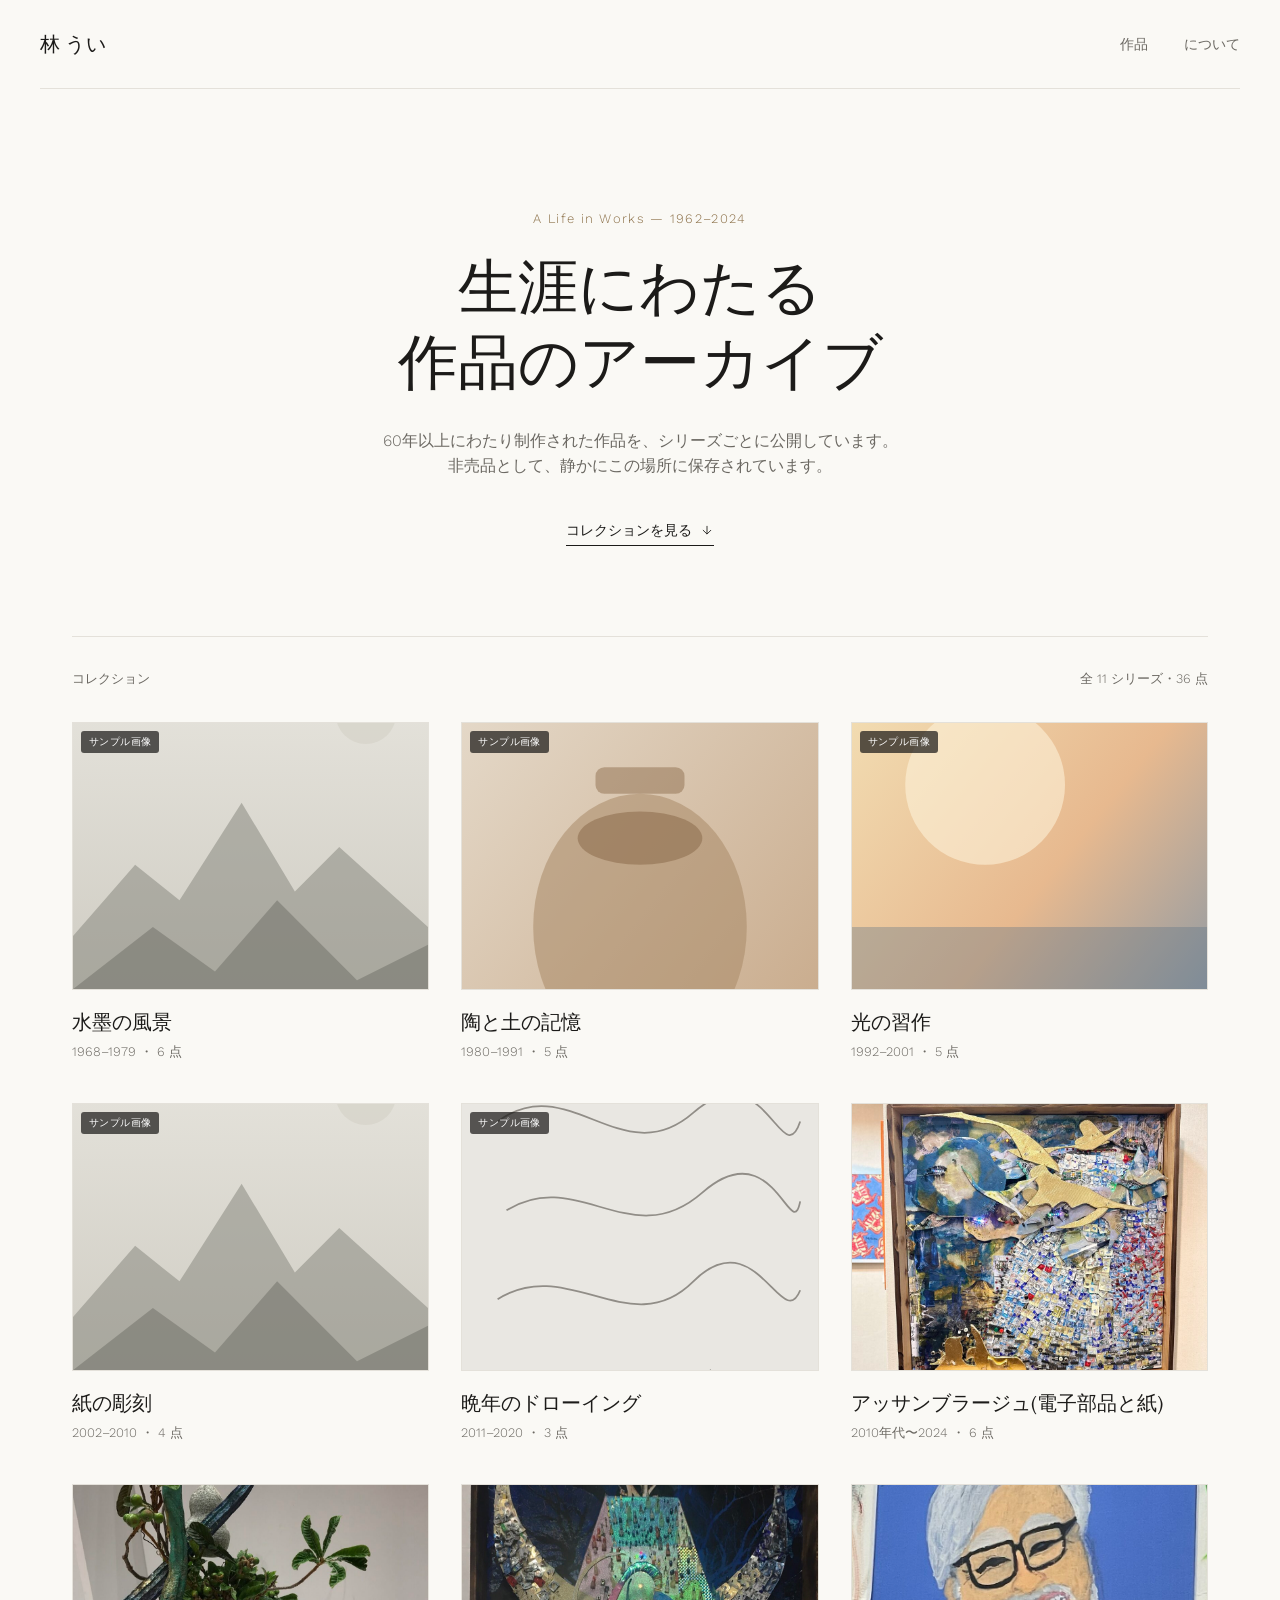
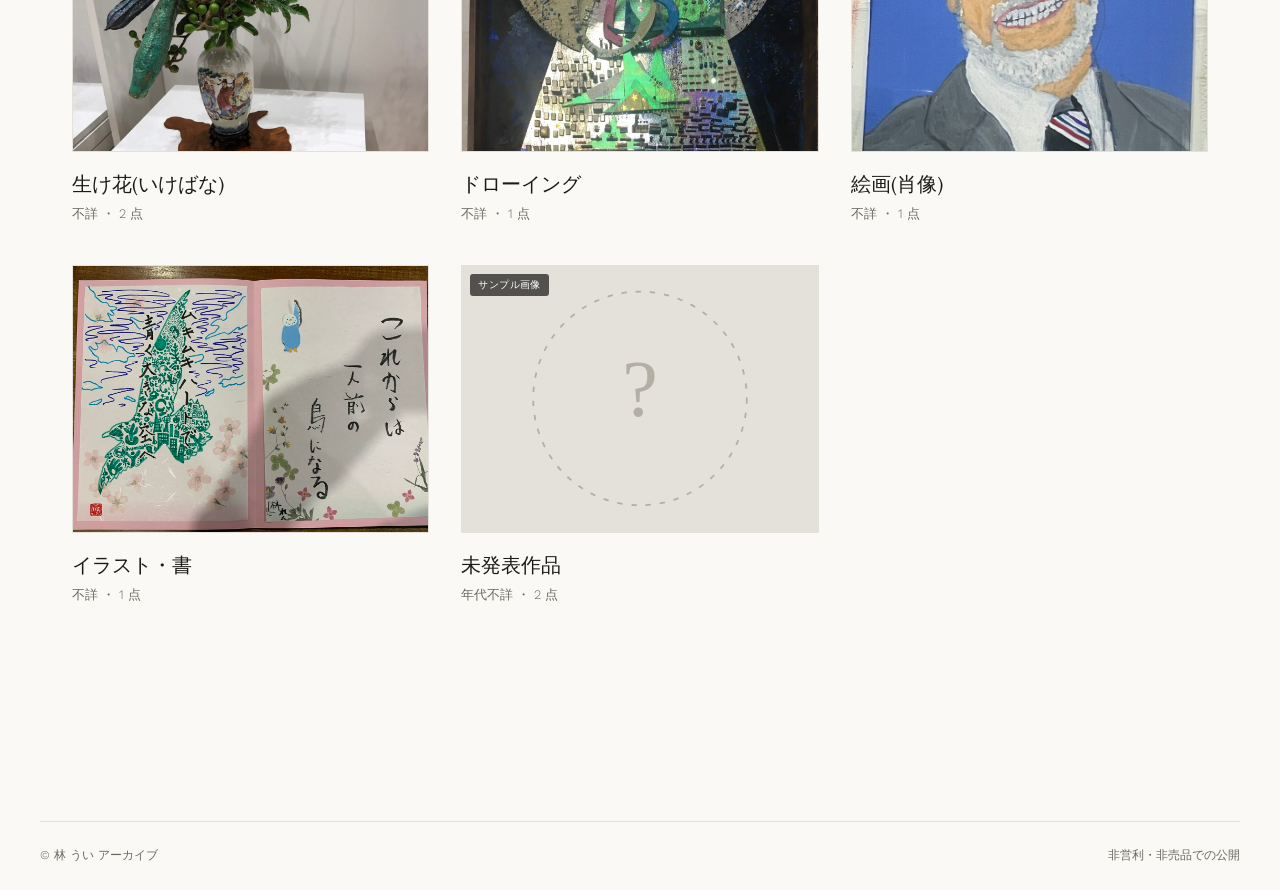
<file: index.html>
<!doctype html>
<html lang="ja">
<head>
<meta charset="utf-8">
<meta name="viewport" content="width=device-width, initial-scale=1, viewport-fit=cover">
<title>林うい アーカイブ</title>
<meta name="description" content="林ういが生涯にわたり制作した作品を、シリーズごとに公開するアーカイブサイト。非売品・非営利公開。">
<link rel="stylesheet" href="https://fonts.googleapis.com/css2?family=EB+Garamond:ital,wght@0,400;0,500;1,400&family=Work+Sans:wght@300;400;500&display=swap">
<link rel="stylesheet" href="css/style.css">
</head>
<body>

<header class="site-header wrap">
  <div class="logo" id="artist-name">&nbsp;</div>
  <nav>
    <a href="index.html">作品</a>
    <a href="about.html">について</a>
  </nav>
</header>

<main class="wrap">
  <section class="hero">
    <div class="eyebrow" id="artist-tagline">&nbsp;</div>
    <h1>生涯にわたる<br>作品のアーカイブ</h1>
    <p id="artist-intro">&nbsp;</p>
    <a href="#collections" class="text-link">
      コレクションを見る
      <svg width="14" height="14" viewBox="0 0 24 24" fill="none" stroke="currentColor" stroke-width="1.5" aria-hidden="true"><path d="M12 5v14M19 12l-7 7-7-7"/></svg>
    </a>
  </section>

  <section id="collections">
    <div class="section-head">
      <span>コレクション</span>
      <span id="collections-summary">&nbsp;</span>
    </div>
    <div class="collections-grid" id="collections-grid"></div>
  </section>
</main>

<footer class="site-footer wrap">
  <span id="footer-artist">&nbsp;</span>
  <span id="footer-note">&nbsp;</span>
</footer>

<script src="data/works.js"></script>
<script src="js/home.js"></script>
</body>
</html>
</file>
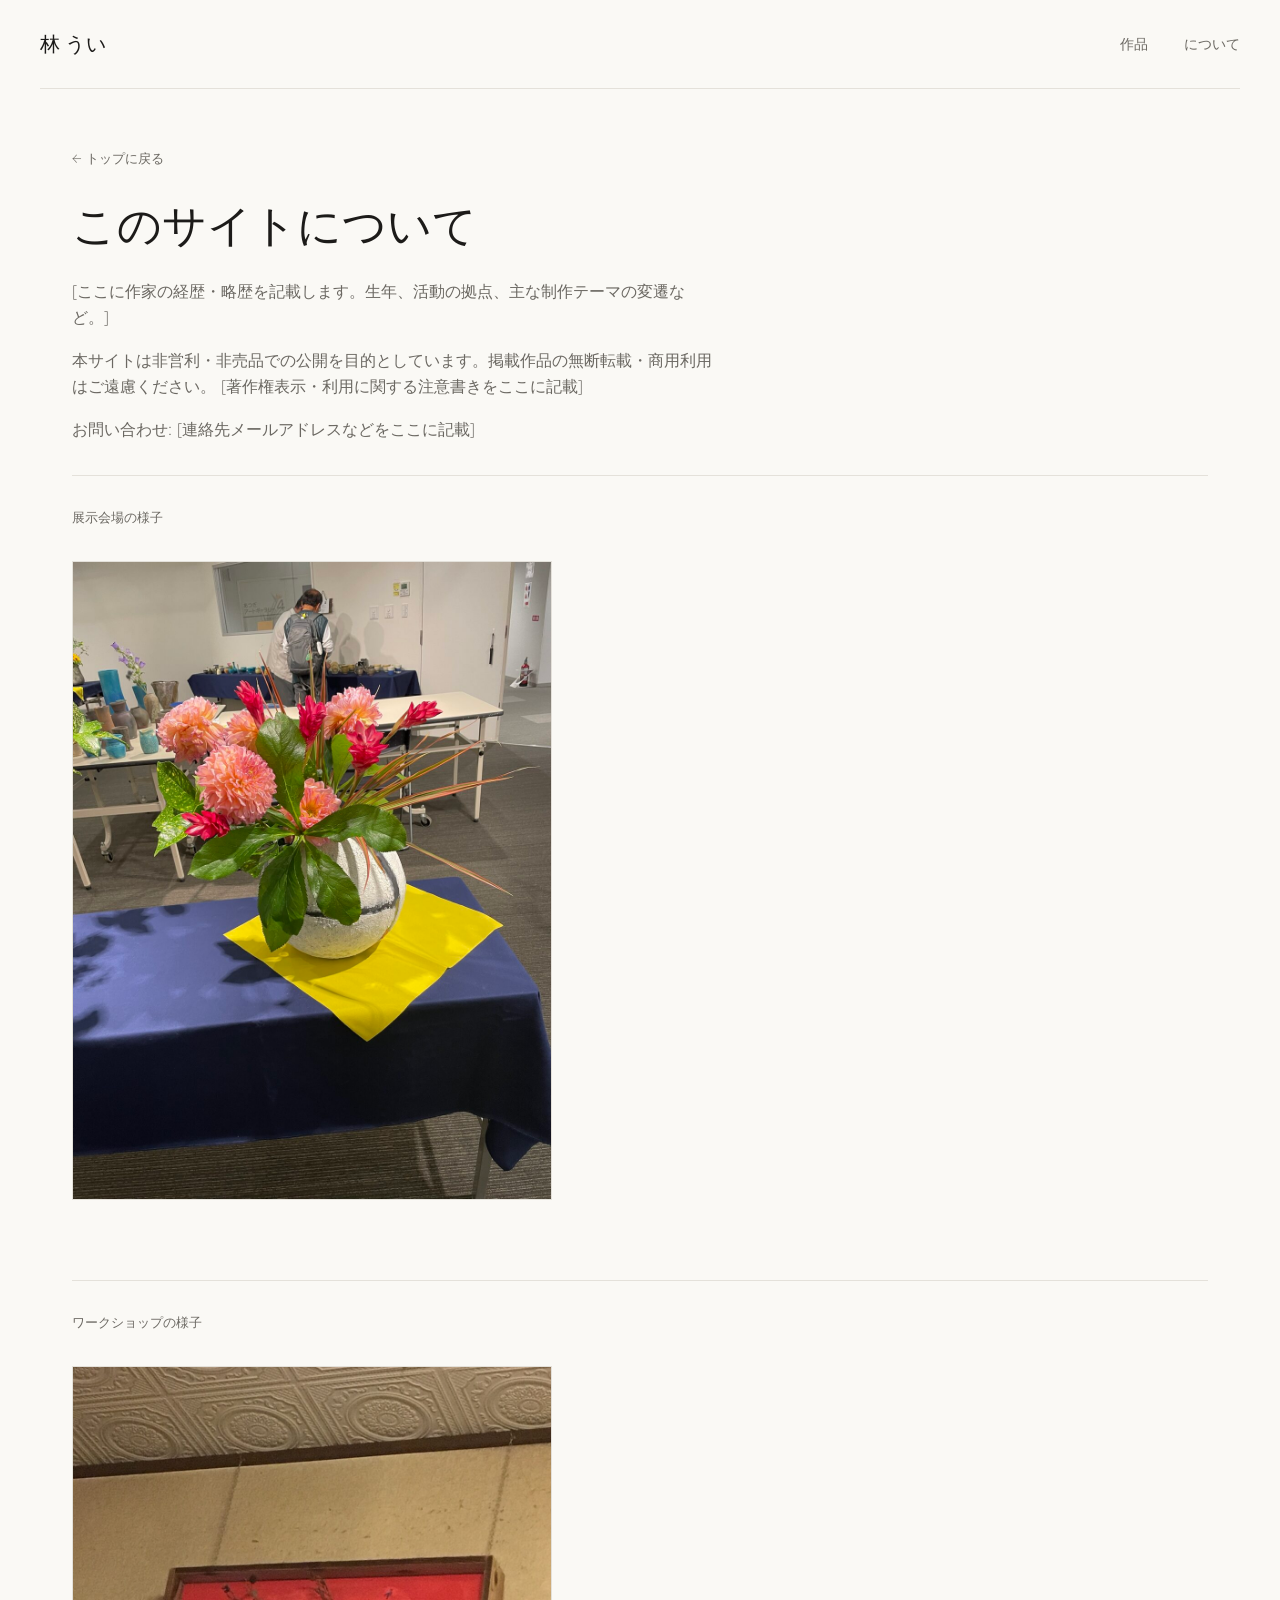
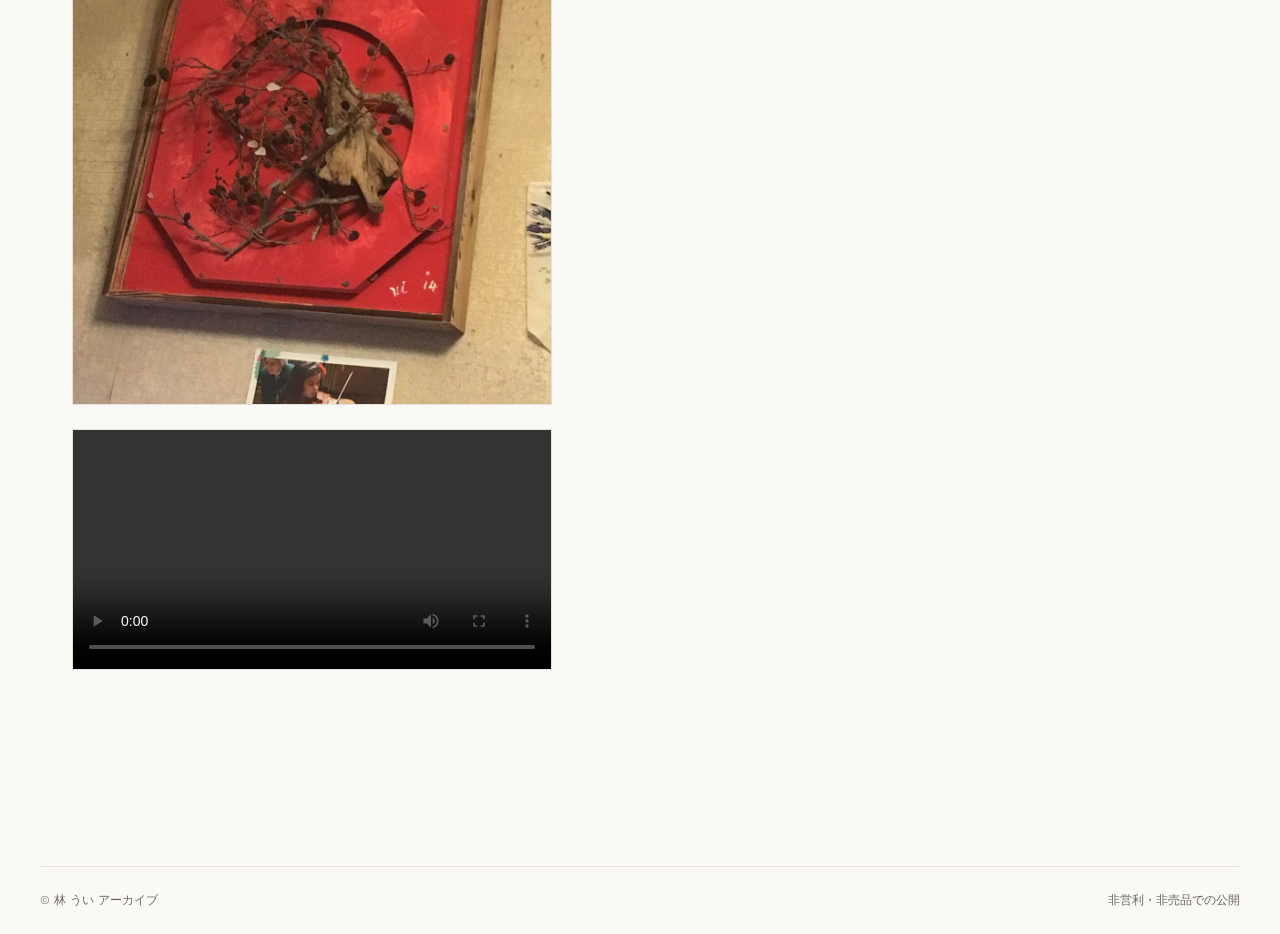
<file: about.html>
<!doctype html>
<html lang="ja">
<head>
<meta charset="utf-8">
<meta name="viewport" content="width=device-width, initial-scale=1, viewport-fit=cover">
<title>について | 林うい アーカイブ</title>
<link rel="stylesheet" href="https://fonts.googleapis.com/css2?family=EB+Garamond:ital,wght@0,400;0,500;1,400&family=Work+Sans:wght@300;400;500&display=swap">
<link rel="stylesheet" href="css/style.css">
</head>
<body>

<header class="site-header wrap">
  <div class="logo" id="artist-name">&nbsp;</div>
  <nav>
    <a href="index.html">作品</a>
    <a href="about.html">について</a>
  </nav>
</header>

<main class="wrap">
  <div class="series-head">
    <a href="index.html" class="back-link">← トップに戻る</a>
    <h1>このサイトについて</h1>
    <p class="desc">
      [ここに作家の経歴・略歴を記載します。生年、活動の拠点、主な制作テーマの変遷など。]
    </p>
    <p class="desc">
      本サイトは非営利・非売品での公開を目的としています。掲載作品の無断転載・商用利用はご遠慮ください。
      [著作権表示・利用に関する注意書きをここに記載]
    </p>
    <p class="desc">
      お問い合わせ: [連絡先メールアドレスなどをここに記載]
    </p>
  </div>

  <div style="padding: 0 0 80px;">
    <div class="section-head"><span>展示会場の様子</span></div>
    <img src="images/venue-flowers.jpg" alt="展示会場の花" style="width: 100%; max-width: 480px; border: 1px solid var(--line);">
  </div>

  <div style="padding: 0 0 100px;">
    <div class="section-head"><span>ワークショップの様子</span></div>
    <img src="images/workshop-kids.jpg" alt="ワークショップに参加する子どもたち" style="width: 100%; max-width: 480px; border: 1px solid var(--line); margin-bottom: 24px;">
    <video src="images/workshop-video.mp4" controls playsinline style="width: 100%; max-width: 480px; border: 1px solid var(--line); display: block;"></video>
  </div>
</main>

<footer class="site-footer wrap">
  <span id="footer-artist">&nbsp;</span>
  <span id="footer-note">&nbsp;</span>
</footer>

<script src="data/works.js"></script>
<script>
  document.getElementById("artist-name").textContent = window.SITE_DATA.artist.name;
  document.getElementById("footer-artist").textContent = "© " + window.SITE_DATA.artist.name + " アーカイブ";
  document.getElementById("footer-note").textContent = window.SITE_DATA.artist.footerNote;
</script>
</body>
</html>
</file>
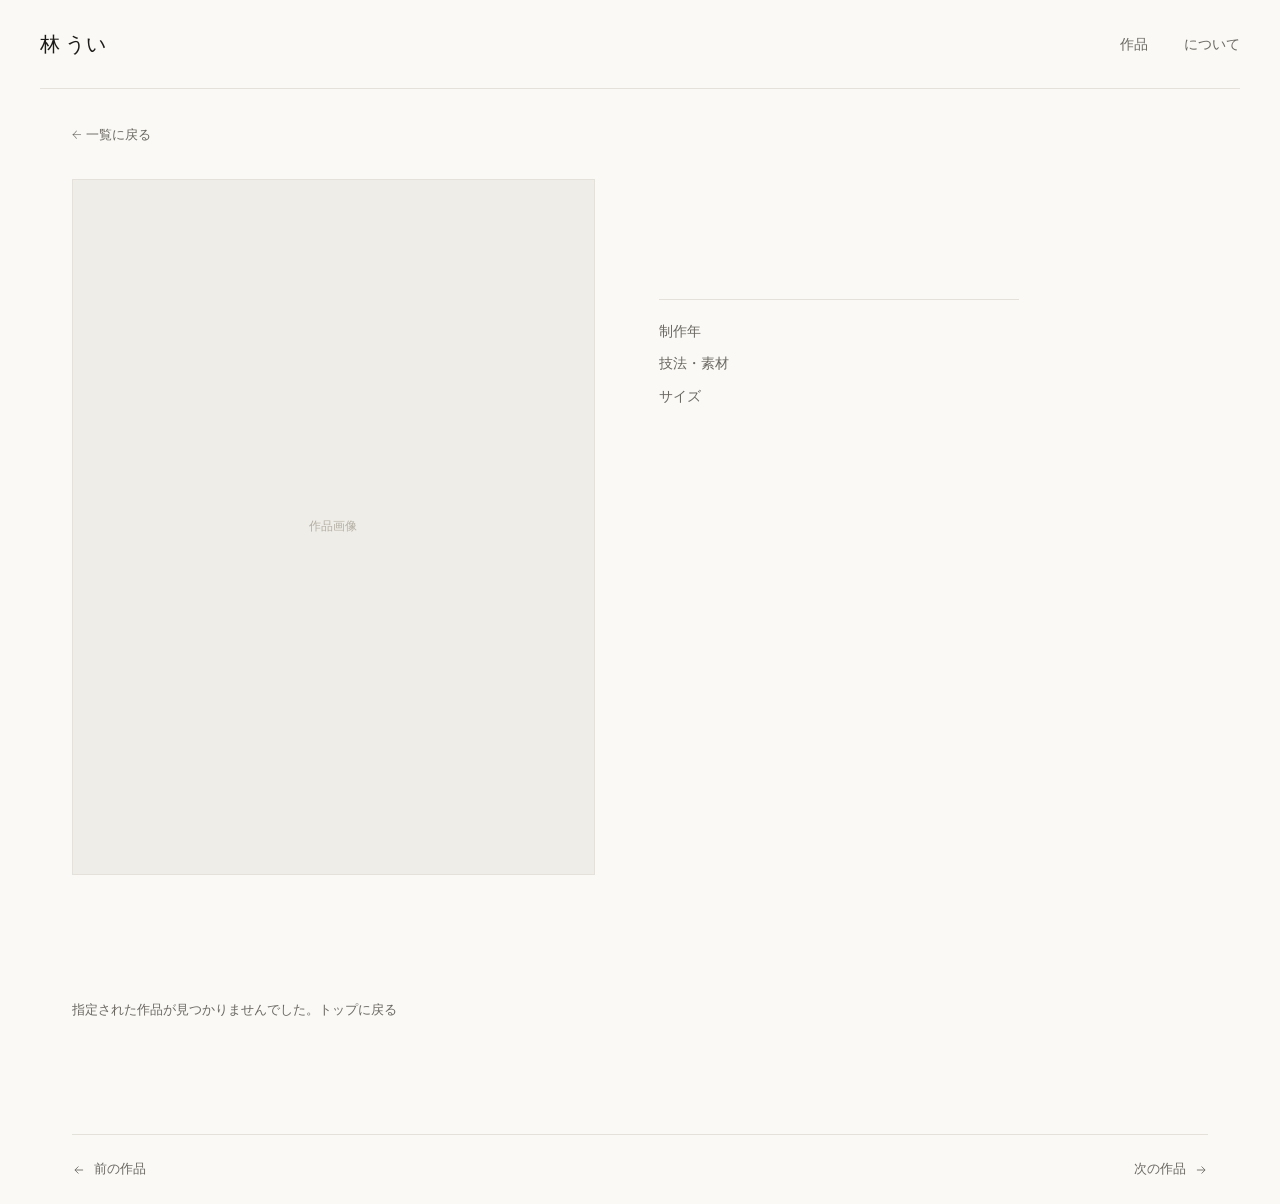
<file: artwork.html>
<!doctype html>
<html lang="ja">
<head>
<meta charset="utf-8">
<meta name="viewport" content="width=device-width, initial-scale=1, viewport-fit=cover">
<title>作品 | 林うい アーカイブ</title>
<link rel="stylesheet" href="https://fonts.googleapis.com/css2?family=EB+Garamond:ital,wght@0,400;0,500;1,400&family=Work+Sans:wght@300;400;500&display=swap">
<link rel="stylesheet" href="css/style.css">
</head>
<body>

<header class="site-header wrap">
  <div class="logo" id="artist-name">&nbsp;</div>
  <nav>
    <a href="index.html">作品</a>
    <a href="about.html">について</a>
  </nav>
</header>

<main class="wrap">
  <div class="artwork-crumb">
    <a href="index.html" class="back-link" id="series-back-link">← 一覧に戻る</a>
  </div>

  <div class="artwork-main">
    <div class="ph" id="artwork-image">作品画像</div>
    <div class="artwork-info">
      <div>
        <div class="series-tag" id="artwork-series-tag">&nbsp;</div>
        <h1 id="artwork-title">&nbsp;</h1>
      </div>
      <div class="meta-list">
        <div class="row"><span>制作年</span><span id="artwork-year">&nbsp;</span></div>
        <div class="row"><span>技法・素材</span><span id="artwork-medium">&nbsp;</span></div>
        <div class="row"><span>サイズ</span><span id="artwork-size">&nbsp;</span></div>
      </div>
      <p class="desc" id="artwork-desc"></p>
    </div>
  </div>

  <p class="empty-note" id="empty-note" hidden>指定された作品が見つかりませんでした。<a href="index.html">トップに戻る</a></p>

  <nav class="artwork-nav" id="artwork-nav">
    <a href="#" id="prev-link">
      <svg width="14" height="14" viewBox="0 0 24 24" fill="none" stroke="currentColor" stroke-width="1.5" aria-hidden="true"><path d="M19 12H5M11 18l-6-6 6-6"/></svg>
      前の作品
    </a>
    <span id="footer-artist-inline">&nbsp;</span>
    <a href="#" id="next-link">
      次の作品
      <svg width="14" height="14" viewBox="0 0 24 24" fill="none" stroke="currentColor" stroke-width="1.5" aria-hidden="true"><path d="M5 12h14M13 6l6 6-6 6"/></svg>
    </a>
  </nav>
</main>

<script src="data/works.js"></script>
<script src="js/artwork.js"></script>
</body>
</html>
</file>
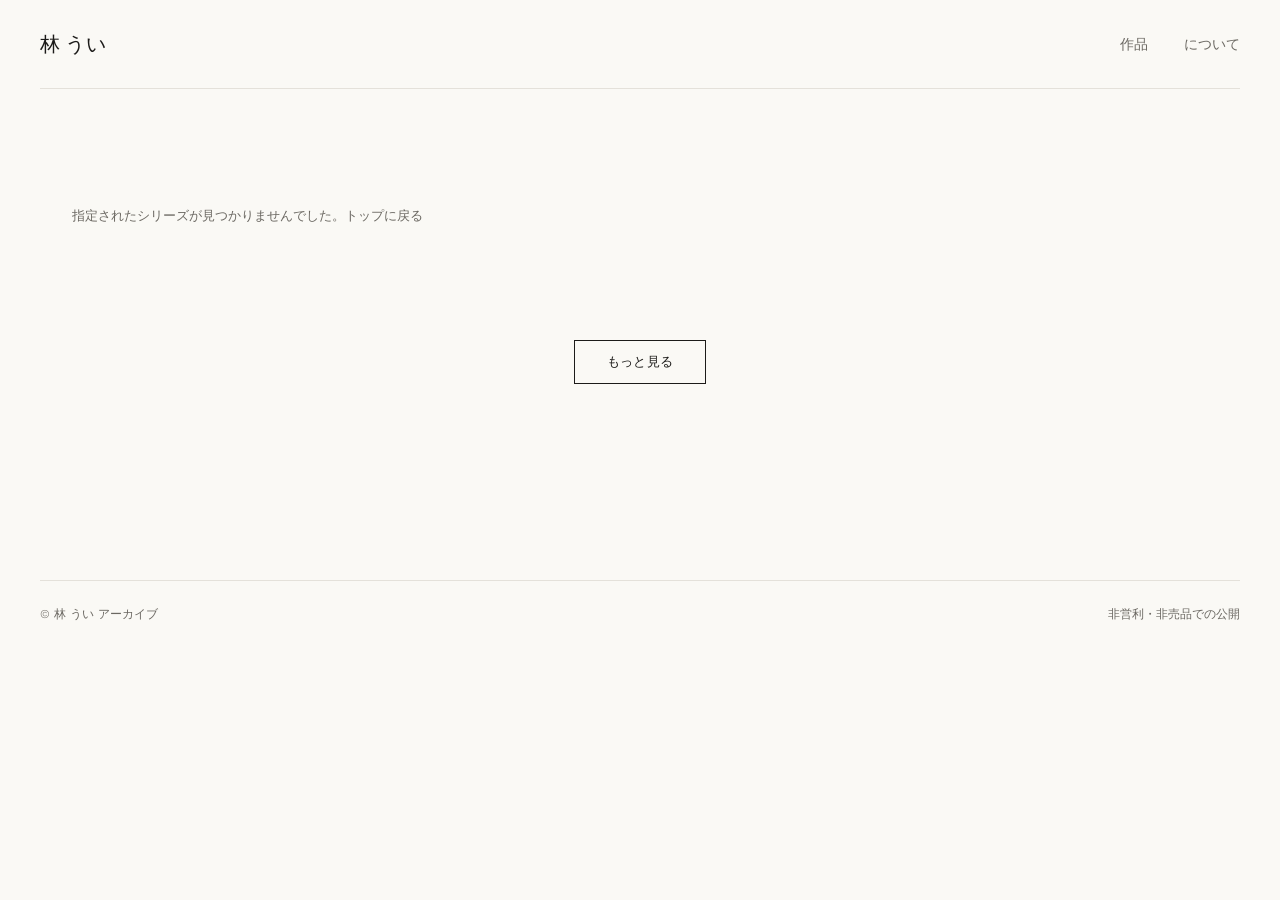
<file: series.html>
<!doctype html>
<html lang="ja">
<head>
<meta charset="utf-8">
<meta name="viewport" content="width=device-width, initial-scale=1, viewport-fit=cover">
<title>シリーズ | 林うい アーカイブ</title>
<link rel="stylesheet" href="https://fonts.googleapis.com/css2?family=EB+Garamond:ital,wght@0,400;0,500;1,400&family=Work+Sans:wght@300;400;500&display=swap">
<link rel="stylesheet" href="css/style.css">
</head>
<body>

<header class="site-header wrap">
  <div class="logo" id="artist-name">&nbsp;</div>
  <nav>
    <a href="index.html">作品</a>
    <a href="about.html">について</a>
  </nav>
</header>

<main class="wrap">
  <div class="series-head">
    <a href="index.html" class="back-link">← コレクション一覧</a>
    <h1 id="series-title">&nbsp;</h1>
    <p class="desc" id="series-desc">&nbsp;</p>
    <div class="count" id="series-count">&nbsp;</div>
  </div>

  <div class="works-grid" id="works-grid"></div>
  <p class="empty-note" id="empty-note" hidden>指定されたシリーズが見つかりませんでした。<a href="index.html">トップに戻る</a></p>

  <div class="load-more" id="load-more-wrap" hidden>
    <button class="btn" id="load-more-btn">もっと見る</button>
  </div>
</main>

<footer class="site-footer wrap">
  <span id="footer-artist">&nbsp;</span>
  <span id="footer-note">&nbsp;</span>
</footer>

<script src="data/works.js"></script>
<script src="js/series.js"></script>
</body>
</html>
</file>
<file: css/style.css>
/* ==========================================================================
   林うい アーカイブ — 共通スタイル
   このファイルは全ページ共通です。色やフォントを変える場合はここを編集してください。
   ========================================================================== */

:root {
  --ink: #1c1b19;
  --ivory: #faf9f5;
  --card: #ffffff;
  --line: #e4e1da;
  --muted: #6b6862;
  --placeholder: #efede7;
  --placeholder-text: #b3afa5;
  --accent: #8b6f47;
}

* {
  box-sizing: border-box;
}

html {
  scroll-behavior: smooth;
}

body {
  margin: 0;
  background: var(--ivory);
  color: var(--ink);
  font-family: "Work Sans", -apple-system, sans-serif;
  font-weight: 300;
  line-height: 1.6;
}

h1, h2, h3, .serif {
  font-family: "EB Garamond", serif;
  font-weight: 400;
}

a {
  color: inherit;
  text-decoration: none;
}
a:hover {
  color: var(--accent);
}
a:focus-visible,
button:focus-visible {
  outline: 2px solid var(--accent);
  outline-offset: 3px;
}

img {
  max-width: 100%;
  display: block;
}

.wrap {
  max-width: 1200px;
  margin: 0 auto;
  padding: 0 32px;
}

/* ---- Header ---- */
.site-header {
  display: flex;
  align-items: center;
  justify-content: space-between;
  padding: calc(28px + env(safe-area-inset-top)) 0 28px;
  border-bottom: 1px solid var(--line);
}
.site-header .logo {
  flex: 0 0 auto;
  white-space: nowrap;
}
.site-header nav {
  flex: 0 0 auto;
}
.site-header .logo {
  font-family: "EB Garamond", serif;
  font-size: 20px;
  letter-spacing: 0.03em;
}
.site-header nav {
  display: flex;
  gap: 36px;
  font-size: 14px;
  color: var(--muted);
}

/* ---- Footer ---- */
.site-footer {
  margin-top: 96px;
  border-top: 1px solid var(--line);
  padding: 24px 0;
  display: flex;
  justify-content: space-between;
  font-size: 12px;
  color: var(--muted);
}

/* ---- Buttons / links ---- */
.text-link {
  display: inline-flex;
  align-items: center;
  gap: 8px;
  font-size: 14px;
  border-bottom: 1px solid var(--ink);
  padding-bottom: 4px;
}
.back-link {
  font-size: 13px;
  color: var(--muted);
}

.btn {
  background: none;
  border: 1px solid var(--ink);
  padding: 12px 32px;
  font-size: 13px;
  letter-spacing: 0.03em;
  cursor: pointer;
  font-family: inherit;
  color: var(--ink);
}
.btn:hover {
  border-color: var(--accent);
  color: var(--accent);
}

/* ---- Demo image badge ---- */
.ph { position: relative; }
.demo-badge {
  position: absolute;
  top: 8px;
  left: 8px;
  background: rgba(28, 27, 25, 0.72);
  color: #fff;
  font-size: 10px;
  letter-spacing: 0.04em;
  padding: 3px 8px;
  border-radius: 3px;
  pointer-events: none;
}
.ph {
  background: var(--placeholder);
  border: 1px solid var(--line);
  color: var(--placeholder-text);
  font-size: 12px;
  display: flex;
  align-items: center;
  justify-content: center;
  text-align: center;
}

/* ---- Home: hero ---- */
.hero {
  padding: 120px 0 90px;
  text-align: center;
  display: flex;
  flex-direction: column;
  align-items: center;
}
.hero .eyebrow {
  font-size: 13px;
  letter-spacing: 0.1em;
  color: var(--accent);
  margin-bottom: 20px;
}
.hero h1 {
  font-size: clamp(34px, 5vw, 60px);
  line-height: 1.25;
  max-width: 800px;
  margin: 0;
}
.hero p {
  max-width: 520px;
  margin: 28px 0 0;
  color: var(--muted);
}
.hero .text-link {
  margin-top: 40px;
}

/* ---- Collections grid ---- */
.section-head {
  display: flex;
  align-items: baseline;
  justify-content: space-between;
  border-top: 1px solid var(--line);
  padding-top: 32px;
  margin-bottom: 32px;
  font-size: 13px;
  color: var(--muted);
}
.collections-grid {
  display: grid;
  grid-template-columns: repeat(3, minmax(0, 1fr));
  gap: 40px 32px;
  padding-bottom: 120px;
}
.collection-card .ph {
  aspect-ratio: 4 / 3;
  margin-bottom: 16px;
}
.collection-card h3 {
  font-size: 20px;
  margin: 0 0 4px;
}
.collection-card .meta {
  font-size: 13px;
  color: var(--muted);
}

/* ---- Series page ---- */
.series-head {
  padding: 56px 0 32px;
}
.series-head h1 {
  font-size: clamp(30px, 4vw, 44px);
  margin: 20px 0 0;
}
.series-head .desc {
  max-width: 640px;
  color: var(--muted);
  margin: 18px 0 0;
}
.series-head .count {
  margin-top: 20px;
  font-size: 13px;
  color: var(--muted);
}
.works-grid {
  display: grid;
  grid-template-columns: repeat(4, minmax(0, 1fr));
  gap: 32px 24px;
  padding-bottom: 64px;
}
.work-card .ph {
  aspect-ratio: 3 / 4;
  margin-bottom: 10px;
  font-size: 11px;
}
.work-card .title {
  font-size: 13px;
}
.work-card .year {
  font-size: 11px;
  color: var(--muted);
  margin-top: 2px;
}
.load-more {
  display: flex;
  justify-content: center;
  padding-bottom: 100px;
}
.empty-note {
  color: var(--muted);
  font-size: 13px;
  padding: 40px 0 100px;
}

/* ---- Artwork detail page ---- */
.artwork-crumb {
  padding: 32px 0 0;
}
.artwork-main {
  display: flex;
  gap: 64px;
  padding: 32px 0 72px;
  align-items: flex-start;
}
.artwork-main .ph {
  flex: 0 0 46%;
  aspect-ratio: 3 / 4;
  font-size: 12px;
}
.artwork-info {
  flex: 1;
  display: flex;
  flex-direction: column;
  gap: 24px;
  padding-top: 8px;
}
.artwork-info .series-tag {
  font-size: 13px;
  letter-spacing: 0.05em;
  color: var(--accent);
}
.artwork-info h1 {
  font-size: clamp(28px, 3vw, 36px);
  margin: 10px 0 0;
}
.meta-list {
  border-top: 1px solid var(--line);
  padding-top: 20px;
  display: flex;
  flex-direction: column;
  gap: 10px;
  font-size: 14px;
  max-width: 360px;
}
.meta-list .row {
  display: flex;
  justify-content: space-between;
}
.meta-list .row span:first-child {
  color: var(--muted);
}
.artwork-info .desc {
  max-width: 420px;
  color: #4a4842;
}
.artwork-nav {
  display: flex;
  justify-content: space-between;
  align-items: center;
  border-top: 1px solid var(--line);
  padding: 24px 0;
  font-size: 13px;
  color: var(--muted);
}
.artwork-nav a {
  display: flex;
  align-items: center;
  gap: 8px;
}
.artwork-nav a.disabled {
  visibility: hidden;
}

/* ---- Responsive ---- */
@media (max-width: 900px) {
  .collections-grid { grid-template-columns: repeat(2, minmax(0, 1fr)); }
  .works-grid { grid-template-columns: repeat(2, minmax(0, 1fr)); }
  .artwork-main { flex-direction: column; }
  .artwork-main .ph { width: 100%; }
}
@media (max-width: 560px) {
  .site-header nav { gap: 20px; }
  .collections-grid,
  .works-grid { grid-template-columns: 1fr; }
  .hero { padding: 80px 0 60px; }
}

@media (prefers-reduced-motion: reduce) {
  html { scroll-behavior: auto; }
}
</file>
